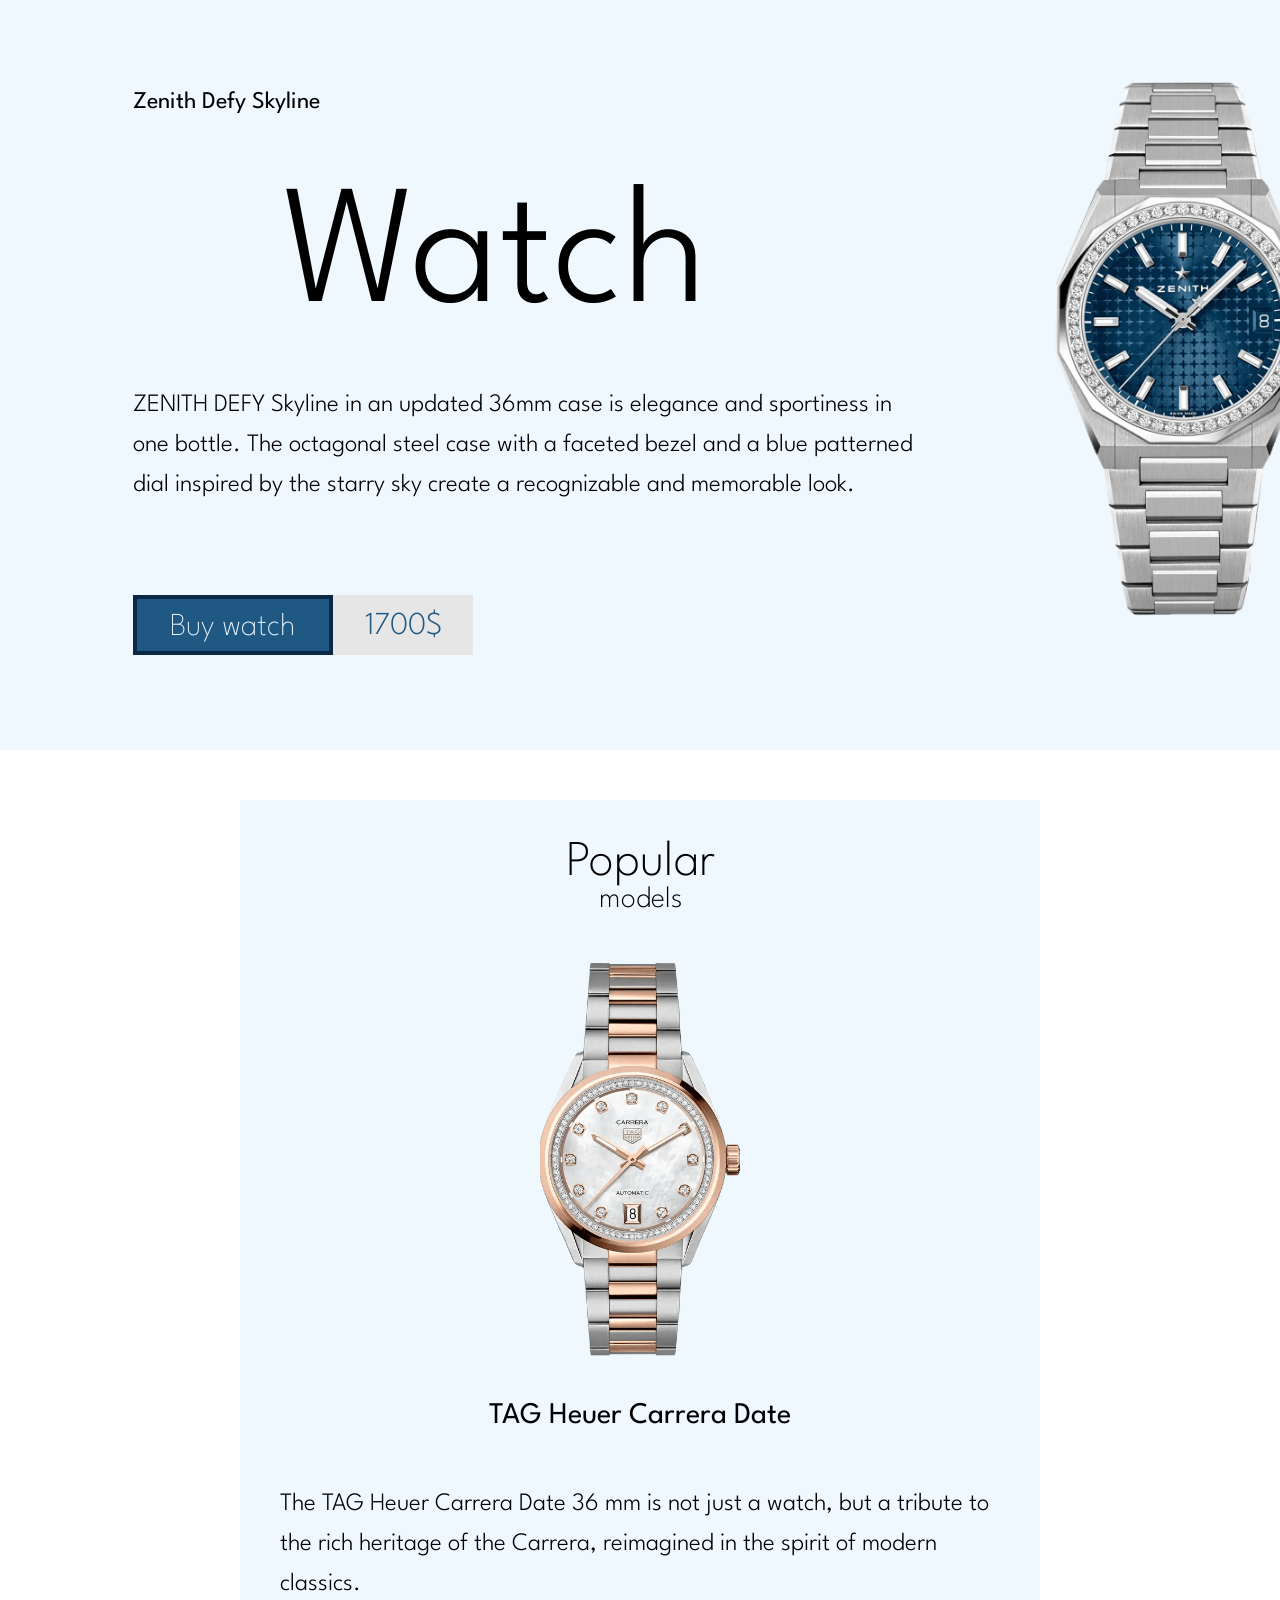
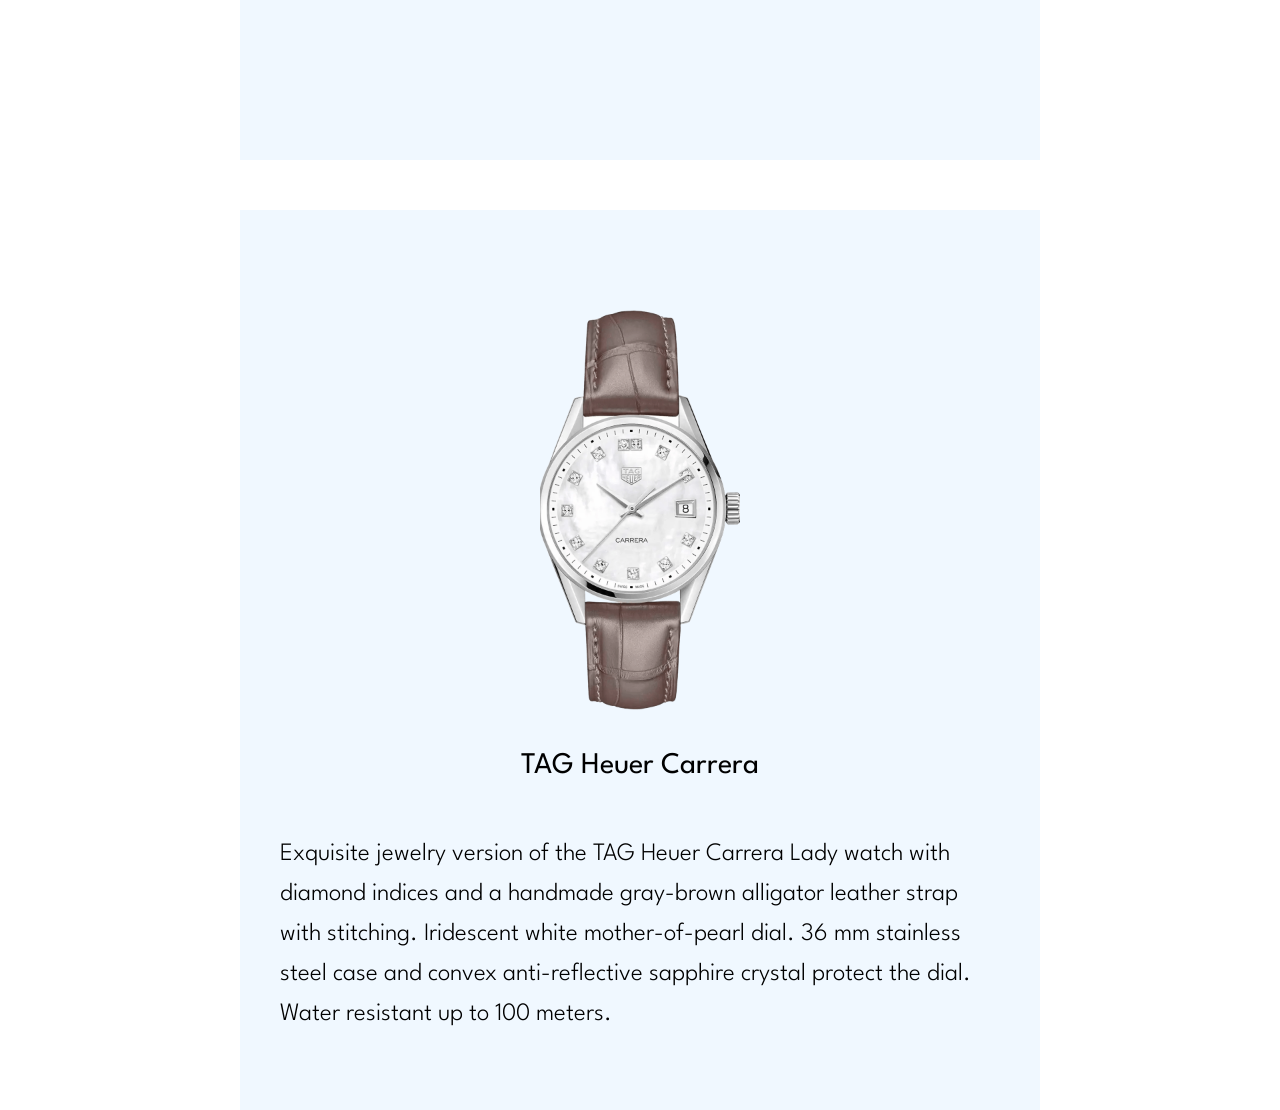
<file: index.html>
<!DOCTYPE html>
<html lang = "en">
    <title>Watch Page</title>

    <link rel="preconnect" href="https://fonts.googleapis.com">
    <link rel="preconnect" href="https://fonts.gstatic.com" crossorigin>
    <link href="https://fonts.googleapis.com/css2?family=League+Spartan:wght@100..900&display=swap" 
    rel="stylesheet">

    <link rel = "stylesheet" href = "./index.css"> 
</head>

<body>
    <header>
        <div class="main-product__container">
            <div>
                <h1 class="main-product__title">Zenith Defy Skyline</h1>
                <p class="main-product__subtitle">Watch</p>
                <p class="main-product__description">ZENITH DEFY Skyline in an updated 36mm case is elegance and sportiness in one bottle. The octagonal steel case with a faceted bezel and a blue patterned dial inspired by the starry sky create a recognizable and memorable look.</p>
                
                <div class="main-product_buy-wrapper">
                    <a href="./futurePage.html" class="main-product__buy-button">Buy watch</a>
                    <div class="main-product__price">1700$</div>
                </div>
            </div>

            <div class="main-product__img">
                <img src = "./images/Zenith Defy Skyline.png" 
                alt="Model Zenith Defy Skyline">
            </div>
        </div>
    </header>

    <div class="spacer"></div>

    <main>
        <div class="product-subtitle">
            <p class="product-subtitle__popular">Popular</p>
            <p class="product-subtitle__models">models</p>
        </div>

        <div class="product__container">
            <div> 
                <img class="product__img"
                src = "./images/TAG Heuer Carrera Date.png" 
                alt="Model TAG Heuer Carrera Date">
                <h2 class="product__title">TAG Heuer Carrera Date</h2>
                <p class="product__description">The TAG Heuer Carrera Date 36 mm is not just a watch, but a tribute to the rich heritage of the Carrera, reimagined in the spirit of modern classics.</p>
            </div>
        </div>

        <div class="spacer"></div>
        
        <div class="product__container"> 
            <img class="product__img"
            src = "./images/TAG Heuer Carrera.png" 
            alt="Model TAG Heuer Carrera">
            <h2 class="product__title">TAG Heuer Carrera</h2>
            <p class="product__description">Exquisite jewelry version of the TAG Heuer Carrera Lady watch with diamond indices and a handmade gray-brown alligator leather strap with stitching.
            Iridescent white mother-of-pearl dial. 36 mm stainless steel case and convex anti-reflective sapphire crystal protect the dial. Water resistant up to 100 meters. </p>
        </div>
    </main>
</body>
</html>
</file>
<file: index.css>
html {
  box-sizing: border-box;
  font-size: 16px;
}

*, *:before, *:after {
  box-sizing: inherit;
}

body, h1, h2, h3, h4, h5, h6, p, ol, ul {
  margin: 0;
  padding: 0;
  font-weight: normal;
}

ol, ul {
  list-style: none;
}

img {
  max-width: 100%;
}

body {
 font-family: "League Spartan", sans-serif;
}

.main-product__container {
    display: flex;
    padding-top: 80px;
    padding-left: 133px;
    padding-right: 133px;
    padding-bottom:100px;
    width: 1600px;
    height: 750px;
    background-color: aliceblue;
}

.main-product__title {
    margin-bottom: 60px;
    font-size: 24px;
    line-height: 45px;
    font-weight: 400;
}

.main-product__subtitle {
    margin-left: 150px;
    margin-bottom: 50px;
    font-size: 170px;
    line-height: 150px;
    font-weight: 300;
}

.main-product__description {
    display: block;
    margin-bottom: 90px;
    font-size: 25px;
    line-height: 40px;
    font-weight: 300;
}

.main-product_buy-wrapper{ 
    margin-top: 40px;
    display: flex;

}

.main-product__buy-button {
    display: block;
    text-align: center;
    width: 200px;
    height: 60px;
    color: aliceblue;
    background-color: rgb(31, 89, 131);
    border: 4px, solid, rgb(11, 41, 71); 
    text-decoration: none;
    font-size: 32px;
    line-height: 58px;
    font-weight: 100;
}

.main-product__price {
    display: block;
    text-align: center;
    width: 140px;
    height: 60px;
    color: rgb(31, 89, 131);
    background-color: rgb(230, 230, 231);
    text-decoration: none;
    font-size: 32px;
    line-height: 64px;
    font-weight: 250;
}

.main-product__img {
  width: 1550px;
  height: auto;
}

.spacer {
  height: 50px;
  width: auto;
  color: white;
}

.product-subtitle {
    text-align: center;
    margin: 0 auto;
    padding-top: 60px;
    height: 3px;
    width: 800px;
    line-height: 7px;
    background-color: aliceblue;
}

.product-subtitle__popular {
  text-align: center;
  font-size: 50px;
  font-weight: 200;

}

.product-subtitle__models {
  text-align: center;
  padding-top: 30px;
  font-size: 30px;
  font-weight: 200;
   
}

.product__container {
    text-align: center;
    margin: 0 auto;
    padding-top: 100px;
    padding-left: 40px;
    padding-right: 40px;
    padding-bottom:100px;
    width: 800px;
    height: 900px;
    background-color: aliceblue;
}

.product__img {
    width: 200px;
    height: 400px;
    object-fit: cover; 
}

.product__title {
    padding-top: 30px;
    font-size: 30px;
    line-height: 45px;
    font-weight: 400;
}

.product__description {
    text-align: left;
    padding-top: 45px;
    font-size: 25px;
    line-height: 40px;
    font-weight: 300;
}
</file>
